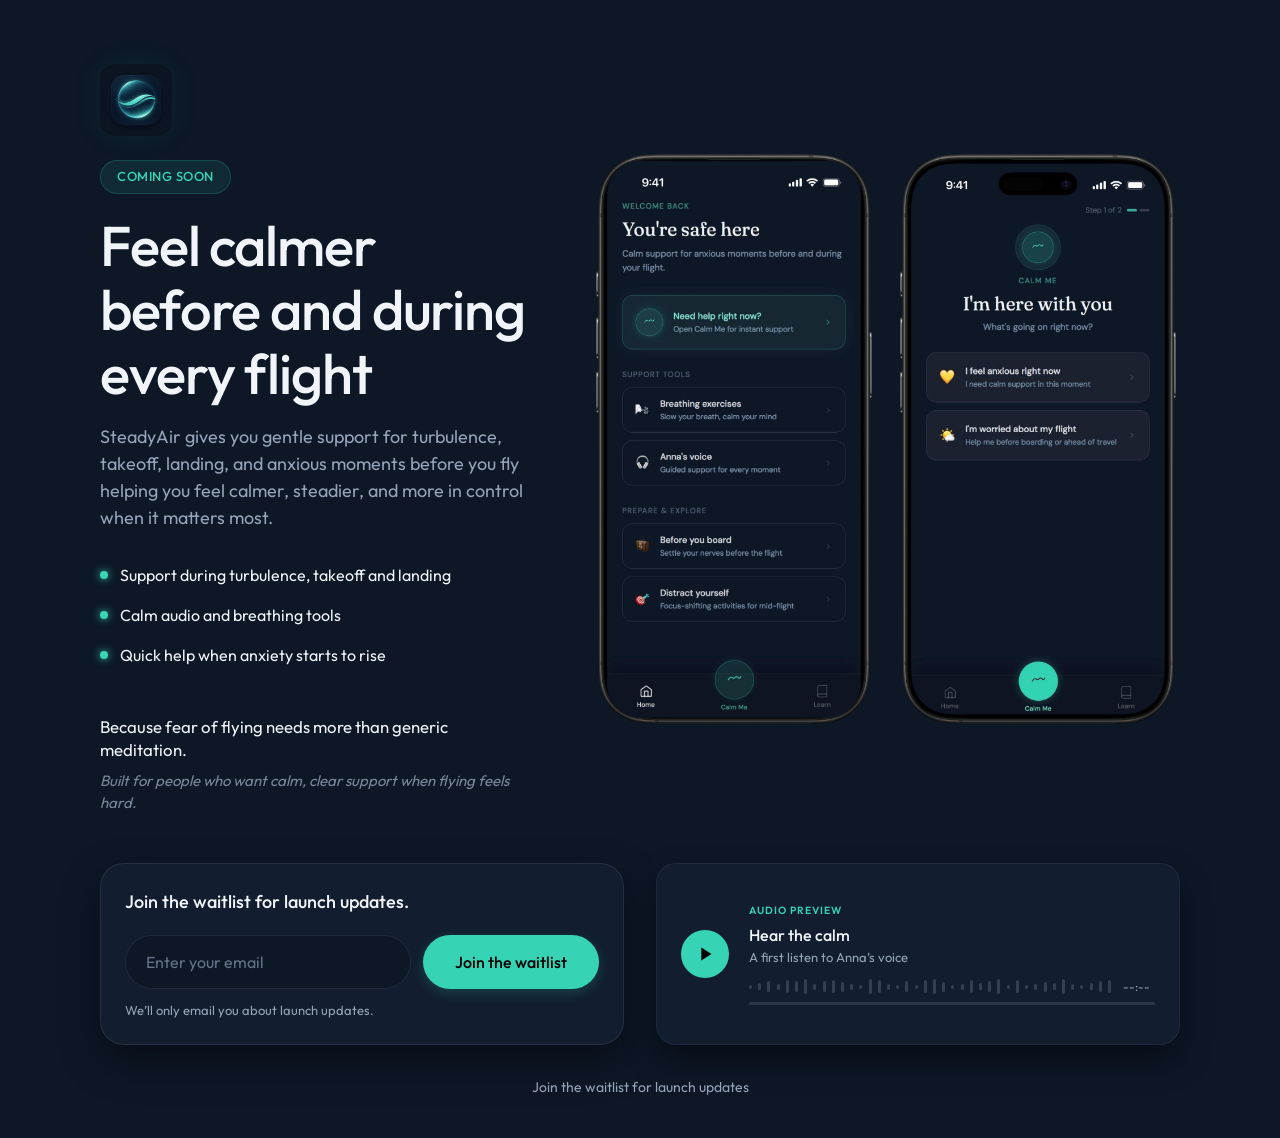
<file: index.html>
<!DOCTYPE html>
<html lang="en">
<head>
    <meta charset="UTF-8">
    <meta name="viewport" content="width=device-width, initial-scale=1.0">
    <title>SteadyAir | Coming Soon</title>
    <meta name="description" content="Calm support for fear of flying. Join the waitlist for launch updates.">
    
    <!-- Open Graph / Social Sharing Meta Tags -->
    <meta property="og:title" content="SteadyAir | Coming Soon">
    <meta property="og:description" content="Calm support for fear of flying. Join the waitlist for launch updates.">
    <meta property="og:image" content="https://steadyair.netlify.app/assets/logo.png">
    <meta property="og:url" content="https://steadyair.netlify.app/">
    
    <meta name="twitter:card" content="summary_large_image">
    <meta name="twitter:title" content="SteadyAir | Coming Soon">
    <meta name="twitter:description" content="Calm support for fear of flying. Join the waitlist for launch updates.">
    <meta name="twitter:image" content="https://steadyair.netlify.app/assets/logo.png">
    <link href="https://fonts.googleapis.com/css2?family=Outfit:wght@300;400;500;600&display=swap" rel="stylesheet">
    <link rel="stylesheet" href="style.css">
    <link rel="icon" type="image/png" href="assets/logo.png">
</head>
<body>
    <div class="page-wrapper">
        <main class="main-content">
            <section class="hero-content">
                <img src="assets/logo.png" alt="SteadyAir Logo" class="logo">
                <span class="badge">Coming soon</span>
                <h1>Feel calmer before and during every flight</h1>
                <p class="subtitle">SteadyAir gives you gentle support for turbulence, takeoff, landing, and anxious moments before you fly helping you feel calmer, steadier, and more in control when it matters most.</p>
                
                <div class="feature-highlights">
                    <div class="feature-item" id="feature-support">
                        <div class="dot"></div>
                        <span>Support during turbulence, takeoff and landing</span>
                    </div>
                    <div class="feature-item">
                        <div class="dot"></div>
                        <span>Calm audio and breathing tools</span>
                    </div>
                    <div class="feature-item">
                        <div class="dot"></div>
                        <span>Quick help when anxiety starts to rise</span>
                    </div>
                </div>

                <div class="trust-block">
                    <p class="emotional-line">Because fear of flying needs more than generic meditation.</p>
                    <p class="trust-copy">Built for people who want calm, clear support when flying feels hard.</p>
                </div>
            </section>
            
            <section class="hero-visual">
                <div class="mockup-container">
                    <img src="assets/app-preview-1-framed.png" alt="SteadyAir App Preview - Calm Support" class="app-mockup">
                    <img src="assets/app-preview-2-framed.png" alt="SteadyAir App Preview - Grounding Exercises" class="app-mockup">
                </div>
            </section>
        </main>

        <div class="cta-group">
            <div class="waitlist-card">
                <h4 class="waitlist-heading">Join the waitlist for launch updates.</h4>
                <form class="waitlist-form" name="Waitlist" method="POST" data-netlify="true" action="/success.html">
                    <input type="hidden" name="form-name" value="Waitlist">
                    <input type="email" name="email" placeholder="Enter your email" required class="email-input">
                    <button type="submit" class="btn btn-primary">Join the waitlist</button>
                </form>
                <p class="privacy-text">We’ll only email you about launch updates.</p>
            </div>
            
            <div class="audio-preview-card" id="audioCard">
                <audio id="steadyAudio" crossorigin="anonymous" preload="metadata" src="https://raw.githubusercontent.com/f748y5mxq8-web/Anna.audio/main/anna%20update2.mp3"></audio>
                
                <button class="play-btn" id="previewPlayBtn" aria-label="Play audio preview">
                    <svg viewBox="0 0 24 24" width="22" height="22" fill="currentColor">
                        <path d="M8 5v14l11-7z" id="playIconPath"/>
                    </svg>
                </button>
                
                <div class="audio-details">
                    <div class="audio-text">
                        <span class="audio-label">AUDIO PREVIEW</span>
                        <h4>Hear the calm</h4>
                        <p>A first listen to Anna’s voice</p>
                    </div>
                    
                    <div class="audio-track">
                        <div class="audio-visualizer" id="audioVisualizer">
                            <span class="bar"></span><span class="bar"></span><span class="bar"></span><span class="bar"></span><span class="bar"></span>
                            <span class="bar"></span><span class="bar"></span><span class="bar"></span><span class="bar"></span><span class="bar"></span>
                            <span class="bar"></span><span class="bar"></span><span class="bar"></span><span class="bar"></span><span class="bar"></span>
                            <span class="bar"></span><span class="bar"></span><span class="bar"></span><span class="bar"></span><span class="bar"></span>
                            <span class="bar"></span><span class="bar"></span><span class="bar"></span><span class="bar"></span><span class="bar"></span>
                            <span class="bar"></span><span class="bar"></span><span class="bar"></span><span class="bar"></span><span class="bar"></span>
                            <span class="bar"></span><span class="bar"></span><span class="bar"></span><span class="bar"></span><span class="bar"></span>
                            <span class="bar"></span><span class="bar"></span><span class="bar"></span><span class="bar"></span><span class="bar"></span>
                        </div>
                        <span class="audio-time" id="audioTimeDisplay">--:--</span>
                    </div>
                    <div class="audio-progress-bar">
                        <div class="audio-progress-fill" id="audioProgress"></div>
                    </div>
                </div>
            </div>
        </div>
        
        <footer class="footer">
            <p>Join the waitlist for launch updates</p>
        </footer>
    <div class="exit-modal-overlay" id="exitModal">
        <div class="exit-modal-card">
            <h3>Before you go</h3>
            <p>Be first to know when SteadyAir launches.</p>
            <form class="exit-form-wrapper" name="Waitlist" method="POST" data-netlify="true" action="/success.html">
                <input type="hidden" name="form-name" value="Waitlist">
                <input type="email" name="email" placeholder="Enter your email" required>
                <button type="submit" class="btn btn-primary">Join the waitlist</button>
            </form>
            <button class="btn-not-now" id="btnNotNow">Not now</button>
        </div>
    </div>

        </div><!-- end page-wrapper -->
    <script>
        const playBtn = document.getElementById('previewPlayBtn');
        const playIconPath = document.getElementById('playIconPath');
        const progressFill = document.getElementById('audioProgress');
        const audioEl = document.getElementById('steadyAudio');
        const timeDisplay = document.getElementById('audioTimeDisplay');
        const audioCard = document.getElementById('audioCard');
        const visualizerBars = document.querySelectorAll('#audioVisualizer .bar');

        let audioCtx;
        let analyser;
        let dataArray;
        let isAudioSetup = false;

        function initAudio() {
            if (isAudioSetup) return;
            audioCtx = new (window.AudioContext || window.webkitAudioContext)();
            analyser = audioCtx.createAnalyser();
            analyser.fftSize = 128; 
            analyser.smoothingTimeConstant = 0.85; 

            const source = audioCtx.createMediaElementSource(audioEl);
            source.connect(analyser);
            analyser.connect(audioCtx.destination);

            dataArray = new Uint8Array(analyser.frequencyBinCount);
            isAudioSetup = true;
            renderVisualizer();
        }

        function renderVisualizer() {
            requestAnimationFrame(renderVisualizer);
            if (!analyser || audioEl.paused) return;

            analyser.getByteFrequencyData(dataArray);
            const numBars = visualizerBars.length;
            const binStep = Math.max(1, Math.floor(30 / numBars)); 

            for (let i = 0; i < numBars; i++) {
                const dataVal = dataArray[i * binStep] || 0;
                const percent = Math.min(dataVal / 180, 1) ** 0.9;
                const minHeight = 4;
                const maxHeight = 28;
                const scaledHeight = minHeight + (percent * (maxHeight - minHeight));
                
                visualizerBars[i].style.height = `${scaledHeight}px`;
            }
        }

        function resetVisualizer() {
            visualizerBars.forEach(bar => bar.style.height = '');
        }

        // Gracefully format remaining audio playback seconds
        function formatTime(seconds) {
            if (isNaN(seconds) || !isFinite(seconds)) return "--:--";
            const m = Math.floor(seconds / 60);
            const s = Math.floor(seconds % 60);
            return m + ':' + (s < 10 ? '0' : '') + s;
        }

        // Set duration display initially upon grabbing audio metadata
        audioEl.addEventListener('loadedmetadata', () => {
            timeDisplay.textContent = formatTime(audioEl.duration);
        });

        // Continuously update progress bar UI and remaining playback time string
        audioEl.addEventListener('timeupdate', () => {
            if (audioEl.duration) {
                const progressPercent = (audioEl.currentTime / audioEl.duration) * 100;
                progressFill.style.width = progressPercent + '%';
                
                const remaining = audioEl.duration - audioEl.currentTime;
                timeDisplay.textContent = formatTime(Math.max(0, remaining));
            }
        });

        // Trigger UI reset when preview stream finishes
        audioEl.addEventListener('ended', () => {
            playIconPath.setAttribute('d', 'M8 5v14l11-7z');
            progressFill.style.width = '0%';
            timeDisplay.textContent = formatTime(audioEl.duration);
            audioCard.classList.remove('playing');
            resetVisualizer();
        });

        // Handle Play/Pause toggles correctly 
        playBtn.addEventListener('click', () => {
            initAudio();
            if (audioCtx && audioCtx.state === 'suspended') {
                audioCtx.resume();
            }

            if (audioEl.paused) {
                audioEl.play();
                // Update shape to "Pause" icon & trigger visualizer animations
                playIconPath.setAttribute('d', 'M6 19h4V5H6v14zm8-14v14h4V5h-4z');
                audioCard.classList.add('playing');
            } else {
                audioEl.pause();
                // Update shape to "Play" icon & pause animations
                playIconPath.setAttribute('d', 'M8 5v14l11-7z');
                audioCard.classList.remove('playing');
                resetVisualizer();
            }
        });

        // Exit Intent Modal Logic
        const exitModal = document.getElementById('exitModal');
        const btnNotNow = document.getElementById('btnNotNow');
        
        const showExitModal = () => {
            if (!sessionStorage.getItem('steadyAirExitShown')) {
                exitModal.classList.add('show');
                sessionStorage.setItem('steadyAirExitShown', 'true');
            }
        };

        const hideExitModal = () => {
            exitModal.classList.remove('show');
        };

        // Trigger intercept on smooth desktop mouse leave out of the top page frame  
        document.addEventListener('mouseleave', (e) => {
            if (e.clientY < 5) {
                showExitModal();
            }
        });

        // Gentle close flows
        btnNotNow.addEventListener('click', hideExitModal);
        exitModal.addEventListener('click', (e) => {
            // allows closing when user taps the blurry background overlay
            if (e.target === exitModal) {
                hideExitModal();
            }
        });
    </script>
</body>
</html>
</file>
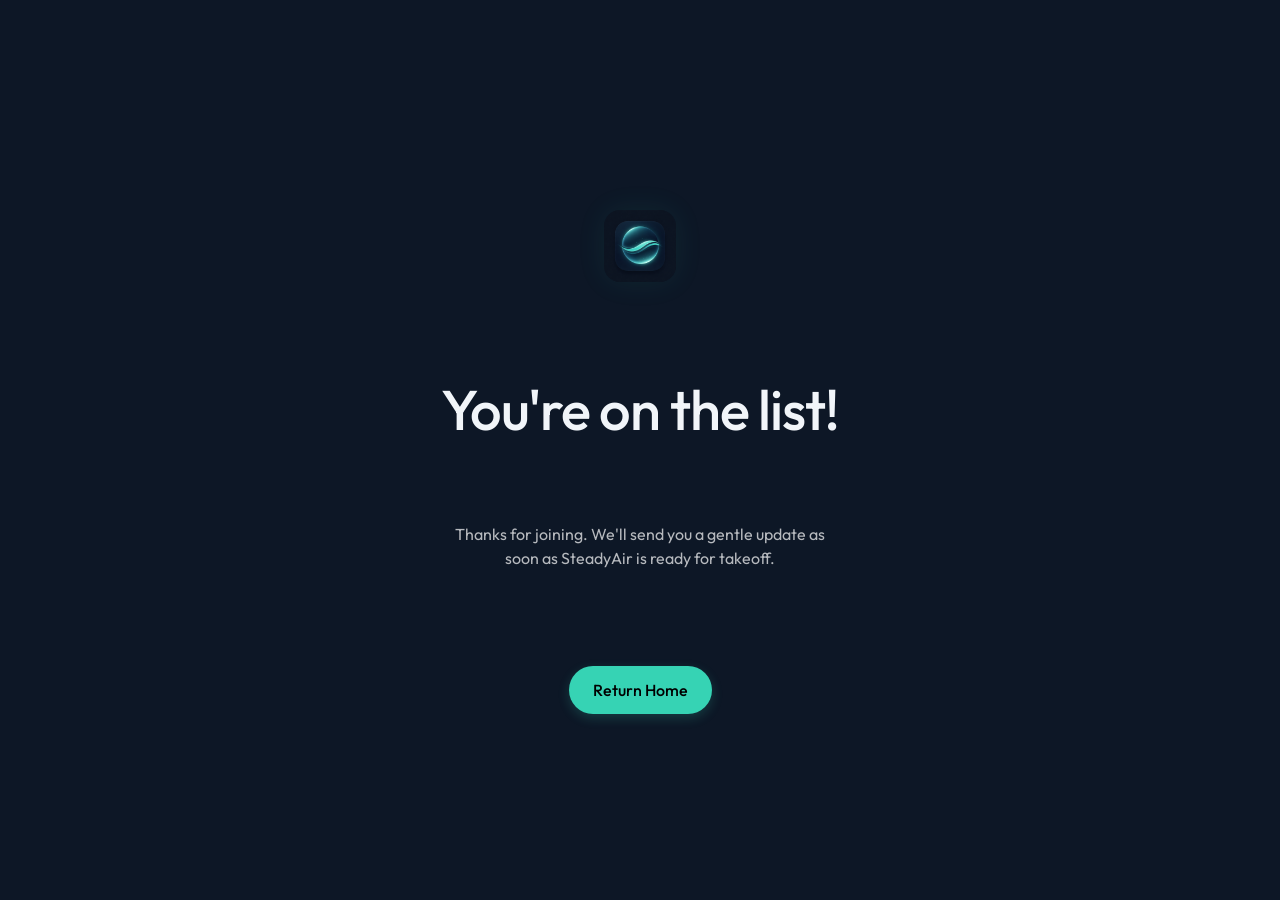
<file: success.html>
<!DOCTYPE html>
<html lang="en">
<head>
    <meta charset="UTF-8">
    <meta name="viewport" content="width=device-width, initial-scale=1.0">
    <title>SteadyAir | Success</title>
    <link href="https://fonts.googleapis.com/css2?family=Outfit:wght@300;400;500;600&display=swap" rel="stylesheet">
    <link rel="stylesheet" href="style.css">
    <link rel="icon" type="image/png" href="assets/logo.png">
    <style>
        .success-content {
            display: flex;
            flex-direction: column;
            align-items: center;
            justify-content: center;
            min-height: 80vh;
            text-align: center;
            padding: 2rem;
        }
        .success-content h1 {
            margin-bottom: 1rem;
        }
        .success-content p {
            color: rgba(255, 255, 255, 0.7);
            margin-bottom: 2rem;
            max-width: 400px;
        }
    </style>
</head>
<body>
    <div class="page-wrapper">
        <main class="main-content success-content">
            <img src="assets/logo.png" alt="SteadyAir Logo" class="logo" style="margin-bottom: 2rem;">
            <h1>You're on the list!</h1>
            <p>Thanks for joining. We'll send you a gentle update as soon as SteadyAir is ready for takeoff.</p>
            <a href="/" class="btn btn-primary" style="text-decoration: none; padding: 12px 24px;">Return Home</a>
        </main>
    </div>
</body>
</html>
</file>
<file: style.css>
/* RESET & CSS VARIABLES */
:root {
    --bg-main: #0D1726;
    --bg-card: #121E30;
    --text-main: #F1F5F9;
    --text-muted: #94A3B8;
    --accent: #36D3B4;
    --accent-hover: #2BB59A;
    --border: rgba(255, 255, 255, 0.08);
    
    --font-family: 'Outfit', -apple-system, BlinkMacSystemFont, sans-serif;
    
    --radius-md: 16px;
    --radius-lg: 24px;
    --radius-pill: 100px;
    
    --shadow-soft: 0 16px 40px rgba(0, 0, 0, 0.4);
    --shadow-glow: 0 0 30px rgba(54, 211, 180, 0.08);
}

* {
    margin: 0;
    padding: 0;
    box-sizing: border-box;
}

body {
    font-family: var(--font-family);
    background-color: var(--bg-main);
    color: var(--text-main);
    line-height: 1.5;
    -webkit-font-smoothing: antialiased;
    min-height: 100vh;
}

.page-wrapper {
    display: flex;
    flex-direction: column;
    align-items: center;
    max-width: 1280px;
    margin: 0 auto;
    padding: 40px 20px 32px;
    min-height: 100vh;
}

@media (min-width: 768px) {
    .page-wrapper {
        padding: 56px 32px 40px;
    }
}

@media (min-width: 992px) {
    .page-wrapper {
        padding: 64px 24px 40px;
    }
}

/* MAIN CONTENT */
.main-content {
    display: grid;
    grid-template-columns: 1fr;
    gap: 48px;
    width: 100%;
    max-width: 1080px;
    align-items: center;
    margin: auto 0;
}

@media (min-width: 992px) {
    .main-content {
        grid-template-columns: 1fr 1fr;
        gap: 64px;
    }
}

/* HERO LEFT COLUMN */
.hero-content {
    display: flex;
    flex-direction: column;
    align-items: center;
    text-align: center;
}

@media (min-width: 992px) {
    .hero-content {
        align-items: flex-start;
        text-align: left;
    }
}

.logo {
    width: 72px;
    height: 72px;
    border-radius: 16px;
    box-shadow: var(--shadow-glow);
    object-fit: cover;
    margin-bottom: 24px;
}

.badge {
    background-color: rgba(54, 211, 180, 0.1);
    color: var(--accent);
    padding: 6px 16px;
    border-radius: var(--radius-pill);
    font-size: 0.8125rem;
    font-weight: 500;
    margin-bottom: 20px;
    letter-spacing: 0.5px;
    text-transform: uppercase;
    border: 1px solid rgba(54, 211, 180, 0.2);
}

h1 {
    font-size: 2.25rem;
    font-weight: 500;
    margin-bottom: 16px;
    line-height: 1.15;
    letter-spacing: -0.02em;
}

@media (min-width: 500px) {
    h1 {
        font-size: 2.75rem;
    }
}

@media (min-width: 992px) {
    h1 {
        font-size: 3.5rem;
    }
}

.subtitle {
    font-size: 1.125rem;
    color: var(--text-muted);
    margin-bottom: 32px;
    max-width: 500px;
}

/* FEATURE HIGHLIGHTS */
.feature-highlights {
    display: flex;
    flex-direction: column;
    align-items: flex-start; /* Keep items flush left sequentially */
    gap: 16px;
    width: fit-content; /* Ensure block boundary hugs the list natively */
    max-width: 480px;
    margin: 0 auto 40px; /* Center the entire bounding box perfectly */
}

@media (min-width: 992px) {
    .feature-highlights {
        align-items: flex-start;
        margin: 0 0 40px 0;
    }
}

.feature-item {
    display: flex;
    align-items: center;
    justify-content: flex-start; /* Secure left-align flush for bullets */
    text-align: left;
    gap: 12px;
}

@media (min-width: 992px) {
    .feature-item {
        justify-content: flex-start;
        text-align: left;
    }
}

.dot {
    width: 8px;
    height: 8px;
    background-color: var(--accent);
    border-radius: 50%;
    box-shadow: 0 0 8px var(--accent);
    flex-shrink: 0;
}

.feature-item span {
    font-size: 1rem;
    color: var(--text-main);
}

/* WAITLIST FORM */
.waitlist-card {
    background-color: var(--bg-card);
    padding: 24px;
    border-radius: var(--radius-lg);
    border: 1px solid var(--border);
    width: 100%;
    max-width: none;
    margin: 0;
    box-shadow: var(--shadow-soft);
    text-align: center;
    display: flex;
    flex-direction: column;
    justify-content: center;
}

@media (min-width: 992px) {
    .waitlist-card {
        text-align: left;
    }
}

.waitlist-heading {
    font-size: 1.125rem;
    font-weight: 500;
    color: var(--text-main);
    margin-bottom: 20px;
}

.waitlist-form {
    display: flex;
    flex-direction: column;
    gap: 12px;
    margin-bottom: 12px;
}

@media (min-width: 500px) {
    .waitlist-form {
        flex-direction: row;
    }
}

.email-input {
    flex-grow: 1;
    background-color: var(--bg-main);
    border: 1px solid var(--border);
    color: var(--text-main);
    padding: 16px 20px;
    border-radius: var(--radius-pill);
    font-family: var(--font-family);
    font-size: 1rem;
    outline: none;
    transition: border-color 0.3s;
}

.email-input:focus {
    border-color: var(--accent);
}

.email-input::placeholder {
    color: #64748B;
}

.btn {
    padding: 16px 32px;
    border-radius: var(--radius-pill);
    font-size: 1rem;
    font-weight: 500;
    font-family: var(--font-family);
    cursor: pointer;
    border: none;
    transition: all 0.3s ease;
    white-space: nowrap;
}

.btn-primary {
    background-color: var(--accent);
    color: #000000;
    box-shadow: 0 4px 12px rgba(54, 211, 180, 0.2);
}

.btn-primary:hover {
    background-color: var(--accent-hover);
    transform: translateY(-2px);
    box-shadow: 0 6px 16px rgba(54, 211, 180, 0.3);
}

.waitlist-footer-text {
    display: flex;
    flex-wrap: wrap;
    justify-content: center;
    gap: 8px 16px;
    align-items: center;
    margin-top: 4px;
}

@media (min-width: 992px) {
    .waitlist-footer-text {
        justify-content: flex-start;
    }
}

.privacy-text {
    font-size: 0.8125rem;
    color: var(--text-muted);
}

.trust-cue {
    font-size: 0.8125rem;
    color: var(--accent);
    font-weight: 500;
}

.trust-block {
    margin-top: 8px;
}

.emotional-line {
    font-size: 1.05rem;
    color: var(--text-main);
    font-weight: 400;
    margin-bottom: 8px;
    line-height: 1.4;
}

.trust-copy {
    font-size: 0.9375rem;
    color: var(--text-muted);
    font-style: italic;
    opacity: 0.8;
}

/* RIGHT COLUMN VISUALS */
.hero-visual {
    display: flex;
    flex-direction: column;
    align-items: center;
    position: relative;
    width: 100%;
}

.cta-group {
    display: flex;
    gap: 32px;
    width: 100%;
    max-width: 1080px;
    margin: 48px auto 0;
    align-items: stretch;
}

.audio-preview-card {
    background-color: var(--bg-card);
    padding: 24px;
    border-radius: 20px;
    border: 1px solid rgba(255, 255, 255, 0.05);
    margin: 0;
    width: 100%;
    max-width: none;
    box-shadow: 0 16px 32px rgba(0,0,0,0.4);
    display: flex;
    flex-direction: row; 
    align-items: center;
    gap: 20px;
    transition: box-shadow 0.3s, border-color 0.3s;
}

.audio-preview-card.playing {
    box-shadow: 0 16px 40px rgba(54, 211, 180, 0.15); /* subtle glow when active */
    border-color: rgba(54, 211, 180, 0.3);
}

.play-btn {
    width: 48px;
    height: 48px;
    border-radius: 50%;
    background-color: var(--accent);
    color: #000;
    border: none;
    display: flex;
    align-items: center;
    justify-content: center;
    cursor: pointer;
    transition: transform 0.2s, background-color 0.2s, box-shadow 0.2s;
    flex-shrink: 0;
}

.audio-preview-card.playing .play-btn {
    box-shadow: 0 0 12px var(--accent);
}

.play-btn:hover {
    transform: scale(1.05);
    background-color: var(--accent-hover);
}

.audio-details {
    display: flex;
    flex-direction: column;
    flex-grow: 1;
    overflow: hidden;
}

.audio-text {
    margin-bottom: 12px;
}

.audio-label {
    font-size: 0.65rem;
    font-weight: 600;
    color: var(--accent);
    letter-spacing: 1px;
    display: block;
    margin-bottom: 4px;
}

.audio-text h4 {
    font-size: 1rem;
    font-weight: 500;
    margin-bottom: 2px;
    color: var(--text-main);
}

.audio-text p {
    font-size: 0.8125rem;
    color: var(--text-muted);
    line-height: 1.3;
}

.audio-track {
    display: flex;
    align-items: center;
    gap: 12px;
    margin-bottom: 6px;
}

/* Mobile Stacking for CTA Group */
@media (max-width: 850px) {
    .cta-group {
        flex-direction: column;
        gap: 16px;
        margin-top: 32px;
        align-items: center;
    }
    .cta-group .waitlist-card,
    .cta-group .audio-preview-card {
        width: 100%;
        max-width: 480px;
    }
}

/* Audio Mobile Refinements */
@media (max-width: 600px) {
    .audio-preview-card {
        flex-direction: row;
        padding: 16px;
        gap: 16px;
    }
    .audio-details {
        align-items: flex-start;
        text-align: left;
        width: 100%;
    }
    .play-btn {
        width: 44px;
        height: 44px;
    }
    .audio-text h4 {
        font-size: 0.9375rem;
    }
    .audio-text p {
        font-size: 0.75rem;
    }
}

.audio-visualizer {
    display: flex;
    align-items: center;
    justify-content: space-between; /* Stretches nodes natively utilizing available flex bounds */
    height: 16px;
    flex-grow: 1;
    gap: 2px;
}

.bar {
    width: 3px;
    flex-shrink: 0;
    background-color: rgba(255, 255, 255, 0.15);
    border-radius: 2px;
    transition: height 0.1s ease, background-color 0.2s;
    height: 4px; 
}

.bar:nth-child(2n) { height: 7px; }
.bar:nth-child(3n) { height: 11px; }
.bar:nth-child(4n) { height: 6px; }
.bar:nth-child(5n) { height: 13px; }
.bar:nth-child(7n) { height: 15px; }
.bar:nth-child(11n) { height: 10px; }

.audio-preview-card.playing .bar {
    background-color: var(--accent);
    /* JS Web Audio API overrides heights seamlessly */
}

.audio-time {
    font-size: 0.75rem;
    color: var(--text-muted);
    font-variant-numeric: tabular-nums;
    min-width: 32px;
}

.audio-progress-bar {
    width: 100%;
    height: 3px;
    background-color: rgba(255, 255, 255, 0.1);
    border-radius: 2px;
    overflow: hidden;
}

.audio-progress-fill {
    height: 100%;
    width: 0%;
    background-color: var(--accent);
    border-radius: 2px;
    transition: width 0.1s linear;
}

.mockup-container {
    display: flex;
    justify-content: center;
    gap: 20px;
    position: relative;
    max-width: 100%;
}

/* EXIT INTENT MODAL */
.exit-modal-overlay {
    position: fixed;
    top: 0;
    left: 0;
    width: 100vw;
    height: 100vh;
    background-color: rgba(13, 23, 38, 0.85); /* Deep navy blur filter overlay */
    backdrop-filter: blur(12px);
    -webkit-backdrop-filter: blur(12px);
    z-index: 1000;
    display: flex;
    align-items: center;
    justify-content: center;
    opacity: 0;
    visibility: hidden;
    transition: opacity 0.4s ease, visibility 0.4s ease;
}

.exit-modal-overlay.show {
    opacity: 1;
    visibility: visible;
}

.exit-modal-card {
    background-color: var(--bg-card);
    padding: 40px;
    border-radius: 24px;
    border: 1px solid rgba(255, 255, 255, 0.08); /* slight glassmorphism */
    max-width: 400px;
    width: 90%;
    box-shadow: 0 32px 64px rgba(0,0,0,0.6), 0 0 40px rgba(54, 211, 180, 0.08);
    text-align: center;
    transform: translateY(24px) scale(0.96);
    transition: transform 0.4s cubic-bezier(0.175, 0.885, 0.32, 1.275);
}

.exit-modal-overlay.show .exit-modal-card {
    transform: translateY(0) scale(1);
}

.exit-modal-card h3 {
    font-size: 1.5rem;
    color: var(--text-main);
    margin-bottom: 12px;
}

.exit-modal-card p {
    font-size: 1rem;
    color: var(--text-muted);
    margin-bottom: 32px;
    line-height: 1.4;
}

.exit-form-wrapper {
    display: flex;
    flex-direction: column;
    gap: 16px;
}

.exit-form-wrapper input {
    width: 100%;
    padding: 16px 24px;
    border-radius: var(--radius-pill);
    border: 1px solid var(--border);
    background-color: rgba(255, 255, 255, 0.03);
    color: var(--text-main);
    font-size: 1rem;
    transition: border-color var(--transition-fast), background-color var(--transition-fast);
}

.exit-form-wrapper input:focus {
    outline: none;
    border-color: var(--accent);
    background-color: rgba(255, 255, 255, 0.06);
}

.exit-form-wrapper button[type="submit"] {
    width: 100%;
    justify-content: center;
}

.btn-not-now {
    margin-top: 24px;
    background: none;
    border: none;
    color: var(--text-muted);
    font-size: 0.9375rem;
    cursor: pointer;
    transition: color 0.2s, background-color 0.2s;
    padding: 8px 24px;
    border-radius: var(--radius-pill);
}

.btn-not-now:hover {
    color: var(--text-main);
    background-color: rgba(255,255,255,0.05);
}

.app-mockup {
    height: 520px;
    width: auto;
    object-fit: contain;
    z-index: 2;
    display: block;
}

@media (min-width: 992px) {
    .app-mockup {
        height: 580px;
    }
}

@media (max-width: 600px) {
    .app-mockup {
        height: 380px;
    }
    .mockup-container {
        gap: 12px;
    }
}

@media (max-width: 380px) {
    .app-mockup {
        height: 320px;
    }
}

/* FOOTER */
.footer {
    margin-top: auto;
    padding-top: 32px;
    display: flex;
    flex-direction: column;
    align-items: center;
    gap: 4px;
    color: var(--text-muted);
    font-size: 0.875rem;
}
</file>
